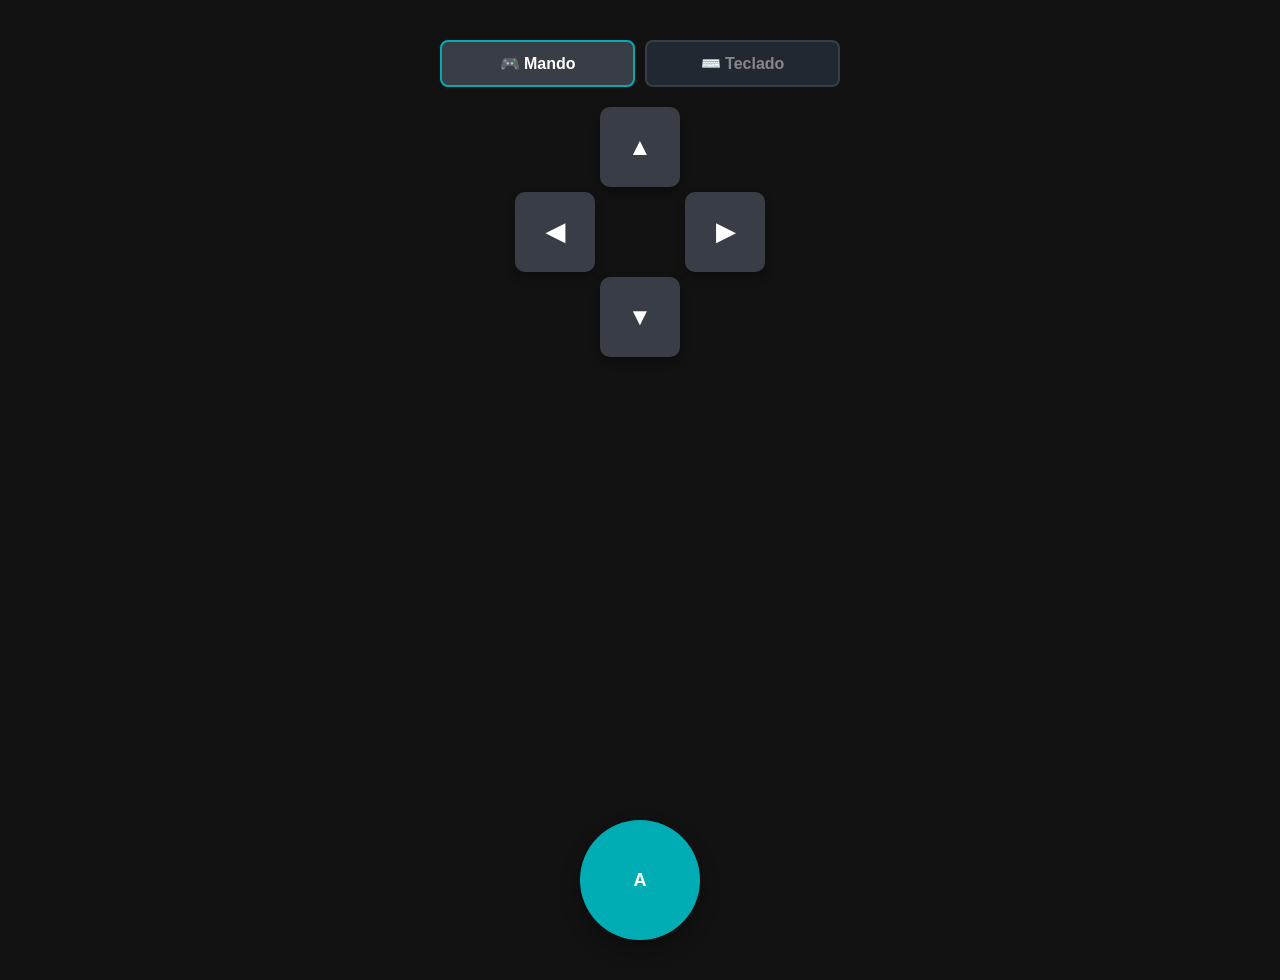
<file: index.html>
<!DOCTYPE html>
<html lang="es">
<head>
    <meta charset="UTF-8">
    <meta name="viewport" content="width=device-width, initial-scale=1.0">
    <title>Mini Control PWA</title>
    
    <link rel="manifest" href="manifest.json">
    <meta name="theme-color" content="#00adb5">

    <link rel="stylesheet" href="style.css">
</head>
<body ontouchstart="">

    <div class="tabs-container">
        <button class="tab-btn active" id="tabGamepad">🎮 Mando</button>
        <button class="tab-btn" id="tabTeclado">⌨️ Teclado</button>
    </div>

    <div id="vistaGamepad" class="vista-seccion">
        <div class="dpad-container">
            <button class="dbtn btn-up" id="btnIzquierda">▲</button> 
            <button class="dbtn btn-left" id="btnAbajo">◀</button>  
            <button class="dbtn btn-right" id="btnArriba">▶</button> 
            <button class="dbtn btn-down" id="btnDerecha">▼</button> 
        </div>

        <button class="btn-play" id="botonA">A</button>
    </div>

    <div id="vistaTeclado" class="vista-seccion oculto">
        <input type="text" id="inputTeclado" autocomplete="off" autocapitalize="none" placeholder="Toca abajo para escribir...">
        
        <div id="trackpad" class="area-trackpad">
            <span>ÁREA DE ESCRITURA<br><br>⌨️ Toca aquí para abrir teclado ⌨️</span>
        </div>
    </div>

    <script>
        // ==========================================
        // 1. REGISTRO DEL SERVICE WORKER (Intacto)
        // ==========================================
        if ('serviceWorker' in navigator) {
            navigator.serviceWorker.register('./sw.js')
                .then(() => console.log("Service Worker registrado con éxito."))
                .catch(err => console.error("Error al registrar SW:", err));
        }

        // ==========================================
        // 2. CONEXIÓN AL TÚNEL WEBSOCKET (Intacto)
        // ==========================================
        const URL_WEBSOCKET = 'ws://192.168.100.14:80'; 
        const socket = new WebSocket(URL_WEBSOCKET);

        socket.onopen = () => console.log("¡Conectado exitosamente al servidor por WebSocket!");
        socket.onerror = (error) => console.error("Error en el WebSocket:", error);
        socket.onclose = () => console.log("Conexión WebSocket cerrada.");

        // ==========================================
        // 3. MAPEO Y EVENTOS DE TU MANDO (Intacto)
        // ==========================================
        const botones = {
            'btnArriba': 'UP',
            'btnAbajo': 'DOWN',
            'btnIzquierda': 'LEFT',
            'btnDerecha': 'RIGHT',
            'botonA': 'A' 
        };

        Object.keys(botones).forEach(id => {
            const el = document.getElementById(id);
            const comando = botones[id];

            if (el) {
                el.addEventListener('touchstart', (e) => {
                    e.preventDefault();
                    enviarComando(`${comando}_DOWN`);
                });

                el.addEventListener('touchend', (e) => {
                    e.preventDefault();
                    enviarComando(`${comando}_UP`);
                });

                el.addEventListener('mousedown', () => enviarComando(`${comando}_DOWN`));
                el.addEventListener('mouseup', () => enviarComando(`${comando}_UP`));
            }
        });

        // ==========================================
        // 4. LÓGICA DE INTERCAMBIO DE PESTAÑAS (Nuevo)
        // ==========================================
        const tabGamepad = document.getElementById('tabGamepad');
        const tabTeclado = document.getElementById('tabTeclado');
        const vistaGamepad = document.getElementById('vistaGamepad');
        const vistaTeclado = document.getElementById('vistaTeclado');
        const inputTeclado = document.getElementById('inputTeclado');
        const trackpad = document.getElementById('trackpad');

        tabGamepad.addEventListener('click', () => {
            tabGamepad.classList.add('active');
            tabTeclado.classList.remove('active');
            vistaGamepad.classList.remove('oculto');
            vistaTeclado.classList.add('oculto');
            inputTeclado.blur(); // Oculta el teclado si se cambia de pestaña
        });

        tabTeclado.addEventListener('click', () => {
            tabTeclado.classList.add('active');
            tabGamepad.classList.remove('active');
            vistaTeclado.classList.remove('oculto');
            vistaGamepad.classList.add('oculto');
        });

        // Al hacer clic en el área oscura, forzamos el foco en el input para abrir Gboard
        trackpad.addEventListener('click', () => {
            inputTeclado.focus();
        });

        // ==========================================
        // 5. SISTEMA DE TECLADO INTELIGENTE (Versión Espejo)
        // ==========================================
        let textoAnterior = "";

        inputTeclado.addEventListener('input', (e) => {
            const textoActual = inputTeclado.value;

            // Caso 1: El usuario escribió algo nuevo (añadió texto)
            if (textoActual.length > textoAnterior.length) {
                // Conseguimos exactamente lo último que se escribió (puede ser una letra, un signo o un emoji)
                const caracteresNuevos = textoActual.slice(textoAnterior.length);
                
                // Si es un salto de línea (Enter en Gboard), mandamos un Enter a la PC
                if (e.inputType === 'insertLineBreak' || caracteresNuevos === '\n') {
                    enviarComando("TECLA:ENTER");
                    inputTeclado.value = ""; // Limpiamos solo al dar Enter completo
                    textoAnterior = "";
                    return;
                }

                // Enviamos el carácter o caracteres exactos a la PC de inmediato
                enviarComando(`TEXTO:${caracteresNuevos}`);
            } 
            // Caso 2: El usuario borró algo
            else if (textoActual.length < textoAnterior.length) {
                const diferencia = textoAnterior.length - textoActual.length;
                // Mandamos tantos borrados como caracteres se hayan eliminado de golpe
                for (let i = 0; i < diferencia; i++) {
                    enviarComando("TECLA:BACKSPACE");
                }
            }

            // Actualizamos el estado del espejo
            textoAnterior = inputTeclado.value;
        });

        // Botón de seguridad: Si el cuadro se llena mucho, un doble clic en el trackpad lo limpia
        trackpad.addEventListener('dblclick', () => {
            inputTeclado.value = "";
            textoAnterior = "";
        });
    </script>
</body>
</html>
</file>
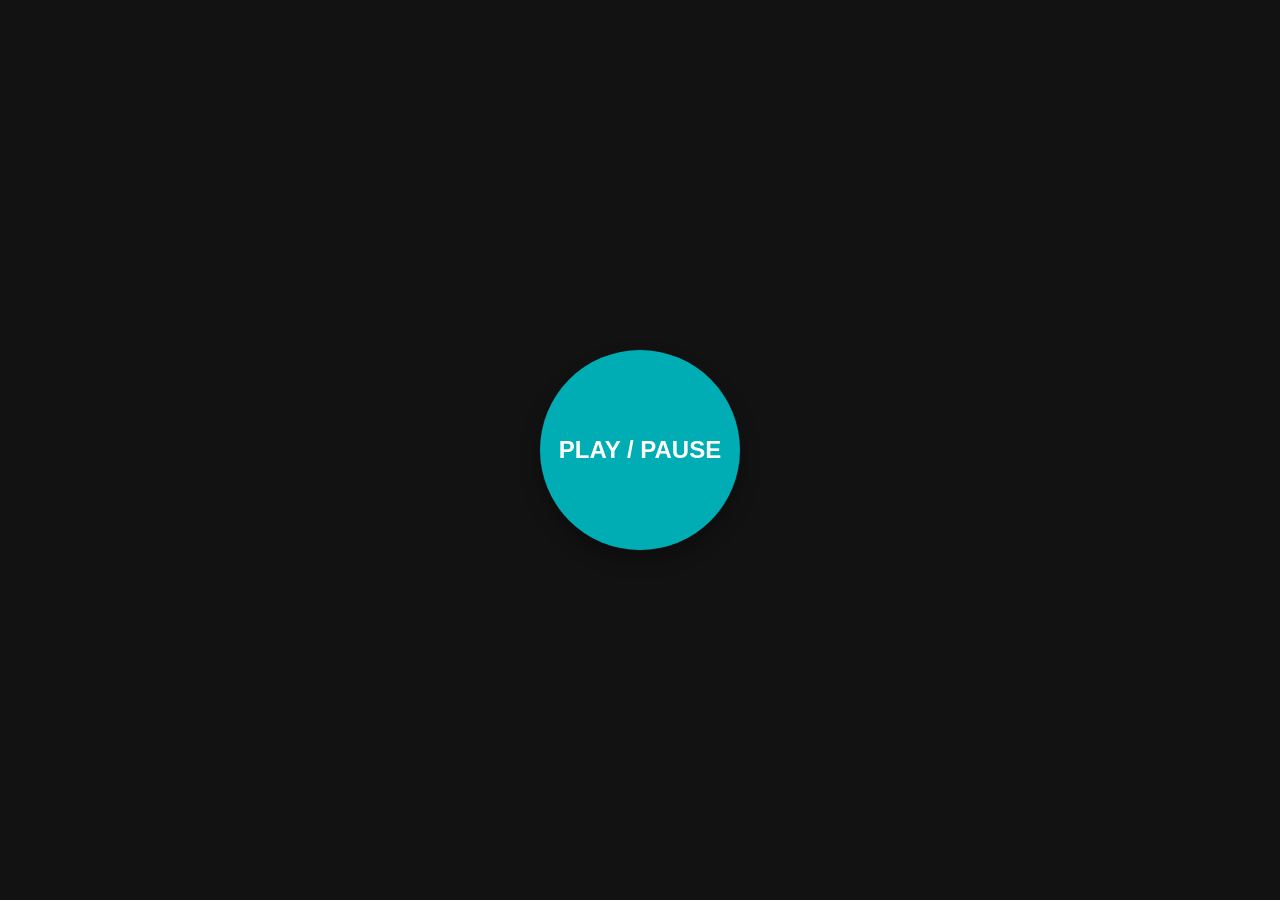
<file: control.html>
<!DOCTYPE html>
<html lang="es">
<head>
    <meta charset="UTF-8">
    <meta name="viewport" content="width=device-width, initial-scale=1.0">
    <title>Mini Control</title>
    <style>
        body { display: flex; justify-content: center; align-items: center; height: 100vh; background: #121212; margin: 0; }
        .btn-play { width: 200px; height: 200px; border-radius: 50%; background: #00adb5; color: white; border: none; font-size: 24px; font-weight: bold; cursor: pointer; box-shadow: 0 10px 20px rgba(0,0,0,0.3); }
        .btn-play:active { background: #393e46; transform: scale(0.95); }
    </style>
</head>
<body ontouchstart="">

    <button class="btn-play" id="botonPausa">PLAY / PAUSE</button>

    <script>
        const BOTON = document.getElementById('botonPausa');
        // CAMBIA ESTO por la IP real de tu PC, mantén el :5005/pausa
        const URL_SERVIDOR = 'http://192.168.100.14:5005/pausa'; 

        function enviarSeñal(e) {
            e.preventDefault(); // Evita zooms y retrasos del navegador móvil
            
            console.log("Enviando señal...");
            
            // El truco definitivo: usar 'no-cors' para evitar que el navegador 
            // bloquee la petición si la PC no responde rápido.
            fetch(URL_SERVIDOR, { mode: 'no-cors' })
                .then(() => console.log("¡Señal enviada con éxito!"))
                .catch(err => console.error("Error de conexión:", err));
        }

        // Escucha tanto en celular (touchstart) como en PC (click) para pruebas
        BOTON.addEventListener('touchstart', enviarSeñal);
        BOTON.addEventListener('click', enviarSeñal);
    </script>
</body>
</html>
</file>
<file: style.css>
body {
    display: flex;
    flex-direction: column;
    justify-content: center;
    align-items: center;
    height: 100vh;
    background: #121212;
    margin: 40px;
     
    /* BLOQUEOS VITALES PARA JUEGOS MÓVILES */
    user-select: none;           /* Evita que se seleccione texto al presionar rápido */
    -webkit-user-select: none;
    touch-action: manipulation;  /* Elimina el molesto retraso de 300ms que los móviles meten para el doble tap */
}

/* Contenedor de la Cruceta usando un Grid de 3x3 */
.dpad-container {
    display: grid;
    grid-template-columns: repeat(3, 80px);
    grid-template-rows: repeat(3, 80px);
    gap: 5px;
    margin-bottom: 40px; /* Separación con el botón de saltar */
}

/* Estilo general para los botones de dirección */
.dbtn {
    background: #393e46;
    border: none;
    color: white;
    font-size: 24px;
    font-weight: bold;
    border-radius: 10px;
    box-shadow: 0 5px 10px rgba(0,0,0,0.3);
}
.dbtn:active { background: #00adb5; } /* Se ilumina en azul al tocarlo */

/* Posicionamiento en la rejilla 3x3 */
.btn-up    { grid-column: 2; grid-row: 1; }
.btn-left  { grid-column: 1; grid-row: 2; }
.btn-right { grid-column: 3; grid-row: 2; }
.btn-down  { grid-column: 2; grid-row: 3; }

/* El botón redondo de saltar que ya tenías */
.btn-play { 
    width: 120px; 
    height: 120px; 
    border-radius: 50%; 
    background: #00adb5; 
    color: white; 
    border: none; 
    font-size: 18px; 
    font-weight: bold; 
    box-shadow: 0 10px 20px rgba(0,0,0,0.3); 
}
.btn-play:active { background: #222831; transform: scale(0.95); }

/* --- DISEÑO DE LAS PESTAÑAS SUPERIORES --- */
.tabs-container {
    display: flex;
    width: 100%;
    max-width: 400px;
    justify-content: center;
    gap: 10px;
    margin-bottom: 20px;
}

.tab-btn {
    flex: 1;
    padding: 12px;
    background: #222831;
    border: 2px solid #393e46;
    color: #888;
    font-weight: bold;
    border-radius: 8px;
    font-size: 16px;
    cursor: pointer;
    transition: 0.2s;
}

.tab-btn.active {
    background: #393e46;
    border-color: #00adb5; /* Resalte en azul cian */
    color: #fff;
}

/* --- CONTROL DE SECCIONES --- */
.vista-seccion {
    display: flex;
    flex-direction: column;
    align-items: center;
    justify-content: space-between;
    width: 100%;
    flex-grow: 1;
}

.oculto {
    display: none !important; /* Oculta la sección inactiva */
}

/* --- ESTILO DEL CAMPO DE TEXTO Y TRACKPAD --- */
#inputTeclado {
    width: 85%;
    max-width: 350px;
    padding: 10px;
    background: #222831;
    border: 1px solid #393e46;
    color: #fff;
    border-radius: 6px;
    text-align: center;
    font-size: 16px;
    margin-bottom: 15px;
}

.area-trackpad {
    width: 90%;
    max-width: 400px;
    height: 220px;
    background: #1e1e1e;
    border: 2px dashed #393e46;
    border-radius: 15px;
    display: flex;
    justify-content: center;
    align-items: center;
    color: #666;
    font-weight: bold;
    text-align: center;
    font-size: 14px;
}

.area-trackpad:active {
    border-color: #00adb5;
    background: #252525;
}
</file>
